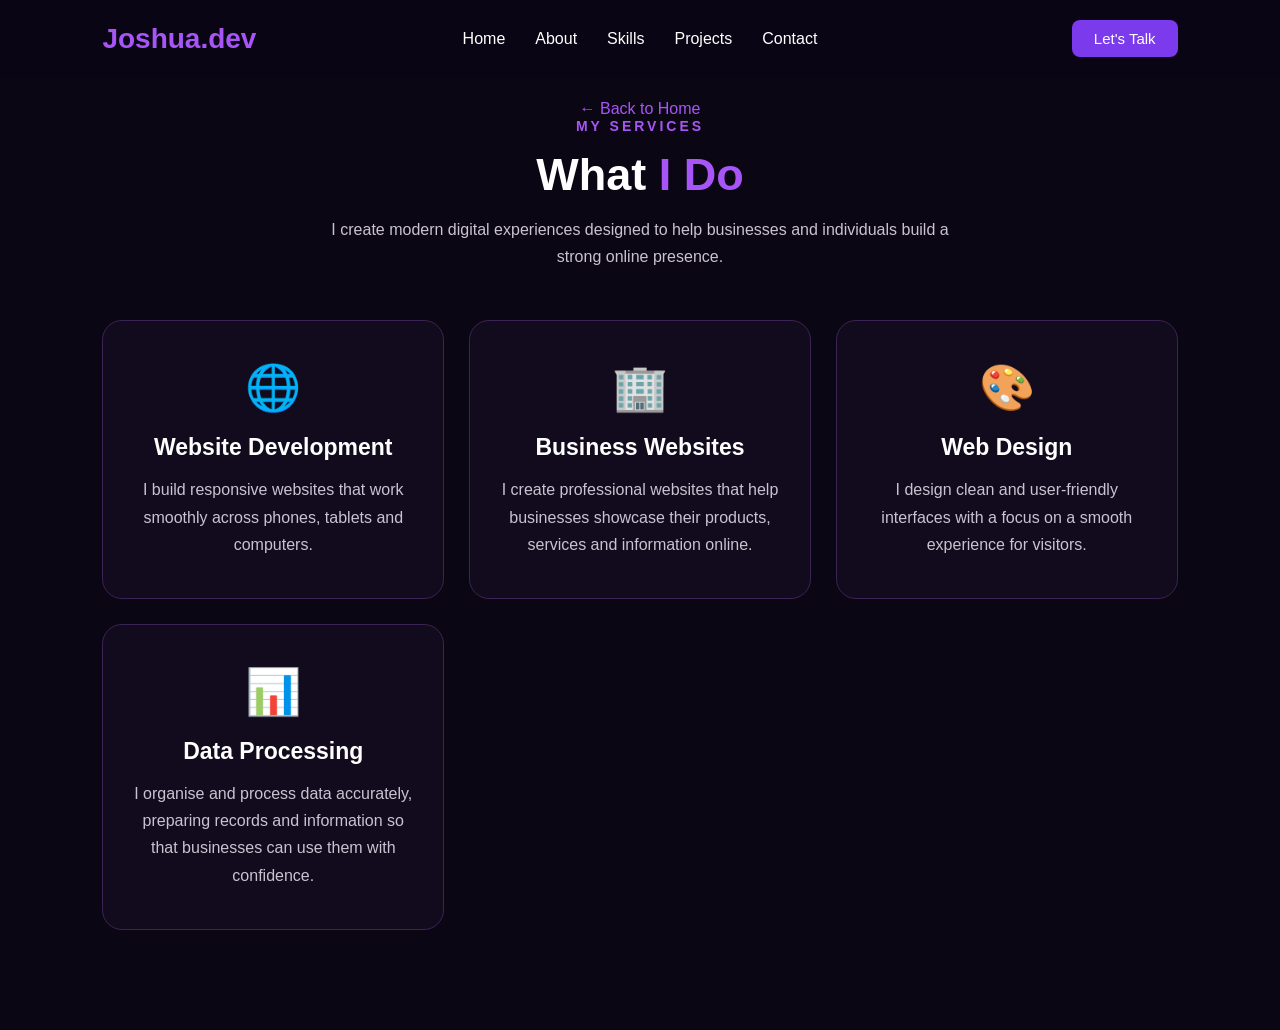
<file: services.html>
<!DOCTYPE html>
<html lang="en">
<head>
    <meta charset="UTF-8">
    <meta name="viewport" content="width=device-width, initial-scale=1.0">
    <meta name="description" content="Website development, business websites and web design by Joshua.">

    <title>What I Do | Joshua</title>

    <link rel="icon" href="data:image/svg+xml,<svg xmlns='http://www.w3.org/2000/svg' viewBox='0 0 100 100'><text y='.9em' font-size='90'>💻</text></svg>">
    <link rel="stylesheet" href="style.css">
</head>

<body>

<header>
    <nav>
        <a href="index.html" class="logo">Joshua.dev</a>

        <ul class="nav-links" id="nav-links">
            <li><a href="index.html">Home</a></li>
            <li><a href="index.html#about">About</a></li>
            <li><a href="skills.html">Skills</a></li>
            <li><a href="project.html">Projects</a></li>
            <li><a href="contact.html">Contact</a></li>
        </ul>

        <div class="nav-right">
            <a href="about.html" class="nav-cta">Let's Talk</a>
            <button class="menu-toggle" id="menu-toggle" aria-label="Toggle menu">☰</button>
        </div>
    </nav>
</header>   


    <main>

        <section id="services" class="services">

            <a href="index.html" class="back-link">← Back to Home</a>

            <div class="services-heading">
                <p class="section-title">MY SERVICES</p>

                <h2>What <span>I Do</span></h2>

                <p>
                    I create modern digital experiences designed to help
                    businesses and individuals build a strong online presence.
                </p>
            </div>

            <div class="services-container">

                <div class="service-card">
                    <div class="service-icon">🌐</div>

                    <h3>Website Development</h3>

                    <p>
                        I build responsive websites that work smoothly
                        across phones, tablets and computers.
                    </p>
                </div>

                <div class="service-card">
                    <div class="service-icon">🏢</div>

                    <h3>Business Websites</h3>

                    <p>
                        I create professional websites that help businesses
                        showcase their products, services and information online.
                    </p>
                </div>

                <div class="service-card">
                    <div class="service-icon">🎨</div>

                    <h3>Web Design</h3>

                    <p>
                        I design clean and user-friendly interfaces with
                        a focus on a smooth experience for visitors.
                    </p>
                </div>

                <div class="service-card">
                <div class="service-icon">📊</div>

                <h3>Data Processing</h3>

                <p>
                    I organise and process data accurately, preparing records and
                    information so that businesses can use them with confidence.
                </p>
            </div>
            </div>

           

        </section>

    </main>

    
    <script src="script.js"></script>
    <script src="talk.js"></script>

</body>
</html>
</file>
<file: style.css>
* {
    margin: 0;
    padding: 0;
    box-sizing: border-box;
}

html {
    scroll-behavior: smooth;
}

body {
    font-family: Arial, sans-serif;
    background: #0b0614;
    color: white;
}

header {
    width: 100%;
    padding: 20px 8%;
    position: fixed;
    top: 0;
    left: 0;
    z-index: 1000;
    background: rgba(11, 6, 20, 0.9);
}

nav {
    display: flex;
    justify-content: space-between;
    align-items: center;
}

.logo {
    font-size: 28px;
    font-weight: bold;
    color: #a855f7;
}

.nav-links {
    display: flex;
    gap: 30px;
    list-style: none;
}

.nav-links a {
    color: white;
    text-decoration: none;
    font-size: 16px;
}

.nav-links a:hover {
    color: #a855f7;
}

.hero {
    min-height: 100vh;
    display: flex;
    align-items: center;
    padding: 100px 8%;
}

.hero-text {
    max-width: 700px;
}

.small-text {
    color: #a855f7;
    letter-spacing: 3px;
    margin-bottom: 20px;
}

.hero h1 {
    font-size: 65px;
    margin-bottom: 10px;
}

.hero h1 span {
    color: #a855f7;
}

.hero h2 {
    font-size: 32px;
    margin-bottom: 20px;
}

.hero p {
    font-size: 18px;
    line-height: 1.7;
    color: #c9c3d1;
}

.hero-buttons {
    margin-top: 30px;
    display: flex;
    gap: 15px;
}

.hero-buttons a {
    text-decoration: none;
    color: white;
    background: #7c3aed;
    padding: 14px 25px;
    border-radius: 8px;
}

.hero-buttons a:hover {
    background: #9333ea;
}

section:not(.hero) {
    min-height: 60vh;
    padding: 100px 8%;
}

section h2 {
    font-size: 40px;
    margin-bottom: 25px;
}

.about {
    display: flex;
    justify-content: space-between;
    align-items: center;
    gap: 60px;
}

.about-text {
    max-width: 650px;
}

.section-title {
    color: #a855f7 !important;
    font-size: 14px !important;
    font-weight: bold;
    letter-spacing: 3px;
    margin-bottom: 15px;
}

.about h2 {
    font-size: 45px;
    margin-bottom: 25px;
}

.about h2 span {
    color: #a855f7;
}

.about-text p:not(.section-title) {
    color: #c9c3d1;
    line-height: 1.8;
    margin-bottom: 15px;
}

.about-card {
    width: 280px;
    padding: 40px 30px;
    text-align: center;
    border: 1px solid #3b2454;
    border-radius: 20px;
    background: #120b1d;
}

.card-icon {
    font-size: 50px;
    margin-bottom: 20px;
}

.about-card h3 {
    font-size: 24px;
    margin-bottom: 10px;
}

.about-card p {
    color: #c9c3d1;
    line-height: 1.6;
}

.skills {
    text-align: center;
}

.skills-heading {
    max-width: 650px;
    margin: 0 auto 50px;
}

.skills-heading h2 {
    font-size: 45px;
    margin-bottom: 15px;
}

.skills-heading h2 span {
    color: #a855f7;
}

.skills-heading > p:last-child {
    color: #c9c3d1;
    line-height: 1.7;
}

.skills-container {
    display: grid;
    grid-template-columns: repeat(3, 1fr);
    gap: 25px;
    max-width: 1100px;
    margin: auto;
}

.skill-card {
    padding: 35px 25px;
    background: #120b1d;
    border: 1px solid #3b2454;
    border-radius: 18px;
    transition: 0.3s;
}

.skill-card:hover {
    transform: translateY(-8px);
    border-color: #a855f7;
}

.skill-icon {
    font-size: 40px;
    margin-bottom: 20px;
}

.skill-card h3 {
    font-size: 22px;
    margin-bottom: 12px;
}

.skill-card p {
    color: #c9c3d1;
    line-height: 1.6;
}

.projects {
    text-align: center;
}

.projects-heading {
    max-width: 650px;
    margin: 0 auto 50px;
}

.projects-heading h2 {
    font-size: 45px;
    margin-bottom: 15px;
}

.projects-heading h2 span {
    color: #a855f7;
}

.projects-heading > p:last-child {
    color: #c9c3d1;
    line-height: 1.7;
}

.projects-container {
    max-width: 1100px;
    margin: auto;
    display: grid;
    grid-template-columns: repeat(2, 1fr);
    gap: 30px;
}

.project-card {
    background: #120b1d;
    border: 1px solid #3b2454;
    border-radius: 20px;
    overflow: hidden;
    text-align: left;
    transition: 0.3s;
}

.project-card:hover {
    transform: translateY(-8px);
    border-color: #a855f7;
}

.project-image {
    height: 230px;
    background: #1b1029;
    display: flex;
    align-items: center;
    justify-content: center;
}

.project-placeholder {
    color: #a855f7;
    font-size: 28px;
    font-weight: bold;
}

.project-content {
    padding: 30px;
}

.project-type {
    color: #a855f7 !important;
    font-size: 12px !important;
    font-weight: bold;
    letter-spacing: 2px;
    margin-bottom: 10px;
}

.project-content h3 {
    font-size: 27px;
    margin-bottom: 15px;
}

.project-content > p {
    color: #c9c3d1;
    line-height: 1.7;
    margin-bottom: 20px;
}

.project-tech {
    display: flex;
    gap: 10px;
    flex-wrap: wrap;
    margin-bottom: 25px;
}

.project-tech span {
    background: #241333;
    color: #c084fc;
    padding: 7px 12px;
    border-radius: 20px;
    font-size: 13px;
}

.project-buttons {
    display: flex;
    gap: 12px;
}

.project-btn,
.github-btn {
    text-decoration: none;
    padding: 11px 18px;
    border-radius: 7px;
    font-size: 14px;
}

.project-btn {
    background: #7c3aed;
    color: white;
}

.github-btn {
    border: 1px solid #7c3aed;
    color: white;
}

.services {
    text-align: center;
}

.services-heading {
    max-width: 650px;
    margin: 0 auto 50px;
}

.services-heading h2 {
    font-size: 45px;
    margin-bottom: 15px;
}

.services-heading h2 span {
    color: #a855f7;
}

.services-heading > p:last-child {
    color: #c9c3d1;
    line-height: 1.7;
}

.services-container {
    max-width: 1100px;
    margin: auto;
    display: grid;
    grid-template-columns: repeat(3, 1fr);
    gap: 25px;
}

.service-card {
    padding: 40px 30px;
    background: #120b1d;
    border: 1px solid #3b2454;
    border-radius: 20px;
    transition: 0.3s;
}

.service-card:hover {
    transform: translateY(-8px);
    border-color: #a855f7;
}

.service-icon {
    font-size: 45px;
    margin-bottom: 20px;
}

.service-card h3 {
    font-size: 23px;
    margin-bottom: 15px;
}

.service-card p {
    color: #c9c3d1;
    line-height: 1.7;
}

.contact {
    text-align: center;
}

.contact-heading {
    max-width: 650px;
    margin: 0 auto 50px;
}

.contact-heading h2 {
    font-size: 45px;
    margin-bottom: 15px;
}

.contact-heading h2 span {
    color: #a855f7;
}

.contact-heading > p:last-child {
    color: #c9c3d1;
    line-height: 1.7;
}

.contact-container {
    max-width: 1000px;
    margin: auto;
    display: grid;
    grid-template-columns: 1fr 1fr;
    gap: 50px;
    text-align: left;
}

.contact-info {
    display: flex;
    flex-direction: column;
    gap: 20px;
}

.contact-item {
    display: flex;
    align-items: center;
    gap: 20px;
    padding: 25px;
    background: #120b1d;
    border: 1px solid #3b2454;
    border-radius: 15px;
}

.contact-icon {
    font-size: 30px;
}

.contact-item h3 {
    margin-bottom: 7px;
}

.contact-item p {
    color: #c9c3d1;
}

.contact-form {
    display: flex;
    flex-direction: column;
    gap: 18px;
}

.contact-form input,
.contact-form textarea {
    width: 100%;
    padding: 15px;
    background: #120b1d;
    color: white;
    border: 1px solid #3b2454;
    border-radius: 10px;
    outline: none;
    font-family: inherit;
    font-size: 15px;
}

.contact-form input:focus,
.contact-form textarea:focus {
    border-color: #a855f7;
}

.contact-form textarea {
    resize: vertical;
}

.contact-form button {
    padding: 15px;
    background: #7c3aed;
    color: white;
    border: none;
    border-radius: 8px;
    font-size: 16px;
    cursor: pointer;
}

.contact-form button:hover {
    background: #9333ea;
}

/* =========================
   MOBILE RESPONSIVENESS
========================= */

@media (max-width: 768px) {

    /* Navigation */
    header {
        padding: 18px 5%;
    }

    nav {
        flex-direction: column;
        gap: 15px;
    }

    .nav-links {
        gap: 15px;
        flex-wrap: wrap;
        justify-content: center;
    }

    .nav-links a {
        font-size: 14px;
    }


    /* Hero */
    .hero {
        padding: 150px 5% 80px;
        text-align: center;
    }

    .hero-text {
        margin: auto;
    }

    .hero h1 {
        font-size: 45px;
    }

    .hero h2 {
        font-size: 25px;
    }

    .hero p {
        font-size: 16px;
    }

    .hero-buttons {
        justify-content: center;
        flex-wrap: wrap;
    }


    /* General sections */
    section:not(.hero) {
        padding: 80px 5%;
    }

    section h2 {
        font-size: 35px;
    }


    /* About */
    .about {
        flex-direction: column;
        text-align: center;
    }

    .about h2 {
        font-size: 35px;
    }

    .about-card {
        width: 100%;
        max-width: 350px;
    }


    /* Skills */
    .skills-heading h2,
    .projects-heading h2,
    .services-heading h2,
    .contact-heading h2 {
        font-size: 35px;
    }

    .skills-container {
        grid-template-columns: 1fr;
    }


    /* Projects */
    .projects-container {
        grid-template-columns: 1fr;
    }

    .project-image {
        height: 200px;
    }


    /* Services */
    .services-container {
        grid-template-columns: 1fr;
    }


    /* Contact */
    .contact-container {
        grid-template-columns: 1fr;
        gap: 30px;
    }

    .contact-info {
        width: 100%;
    }

    .contact-item {
        padding: 20px;
    }

}

/* =========================
   MOBILE MENU
========================= */

.menu-toggle {
    display: none;
    font-size: 30px;
    cursor: pointer;
}

@media (max-width: 768px) {

    nav {
        flex-direction: row;
        position: relative;
    }

    .menu-toggle {
        display: block;
    }

    .nav-links {
        display: none;
        position: absolute;
        top: 55px;
        right: 0;
        width: 200px;
        padding: 20px;
        background: #120b1d;
        border: 1px solid #3b2454;
        border-radius: 12px;
        flex-direction: column;
        align-items: center;
        gap: 20px;
    }

    .nav-links.active {
        display: flex;
    }
}

/* =========================
   ANIMATIONS
========================= */

@keyframes fadeUp {
    from {
        opacity: 0;
        transform: translateY(30px);
    }

    to {
        opacity: 1;
        transform: translateY(0);
    }
}

@keyframes fadeIn {
    from {
        opacity: 0;
    }

    to {
        opacity: 1;
    }
}

/* Hero animation */

.hero-text {
    animation: fadeUp 1s ease forwards;
}

.logo {
    animation: fadeIn 1s ease forwards;
}

/* Card hover effects */

.skill-card,
.project-card,
.service-card,
.about-card {
    transition: transform 0.3s ease,
                border-color 0.3s ease,
                box-shadow 0.3s ease;
}

.skill-card:hover,
.project-card:hover,
.service-card:hover,
.about-card:hover {
    transform: translateY(-8px);
    border-color: #a855f7;
    box-shadow: 0 10px 30px rgba(168, 85, 247, 0.15);
}

/* Buttons */

.hero-buttons a,
.project-btn,
.github-btn,
.contact-form button {
    transition: transform 0.3s ease,
                background 0.3s ease;
}

.hero-buttons a:hover,
.project-btn:hover,
.github-btn:hover,
.contact-form button:hover {
    transform: translateY(-3px);
}

.js .about,
.js .skills,
.js .projects,
.js .services,
.js .contact {
    opacity: 0;
    transform: translateY(40px);
    transition: opacity 0.8s ease, transform 0.8s ease;
}

.js .about.show,
.js .skills.show,
.js .projects.show,
.js .services.show,
.js .contact.show {
    opacity: 1;
    transform: translateY(0);
}

section {
    scroll-margin-top: 80px;
}

.project-image {
    height: 230px;
    background: #1b1029;
    overflow: hidden;
}

.project-image img {
    width: 100%;
    height: 100%;
    object-fit: cover;
    object-position: top;
    display: block;
    transition: transform 0.4s ease;
}

.project-card:hover .project-image img {
    transform: scale(1.05);
}

@media (prefers-reduced-motion: reduce) {
    * {
        animation: none !important;
        transition: none !important;
    }

    .js .about,
    .js .skills,
    .js .projects,
    .js .services,
    .js .contact {
        opacity: 1;
        transform: none;
    }
}

/* =========================
   ADVANCED SCROLL ANIMATIONS
========================= */

/* Section headings */

.skills-heading,
.projects-heading,
.services-heading,
.contact-heading {
    opacity: 0;
    transform: translateY(70px);
    transition:
        opacity 0.9s ease,
        transform 0.9s cubic-bezier(0.16, 1, 0.3, 1);
}

.skills-heading.show,
.projects-heading.show,
.services-heading.show,
.contact-heading.show {
    opacity: 1;
    transform: translateY(0);
}


/* About section */

.about {
    opacity: 0;
    transform: translateX(-80px);
    transition:
        opacity 1s ease,
        transform 1s cubic-bezier(0.16, 1, 0.3, 1);
}

.about.show {
    opacity: 1;
    transform: translateX(0);
}

/* =========================
   ZOOM-IN: WHAT I DO CARDS
========================= */

.service-card {
    opacity: 0;
    transform: scale(0.5);
    transition:
        opacity 0.8s ease,
        transform 0.9s cubic-bezier(0.34, 1.56, 0.64, 1),
        border-color 0.3s ease,
        box-shadow 0.3s ease;
}

.service-card.show {
    opacity: 1;
    transform: scale(1);
}

/* After the zoom finishes, make hover quick again */
.service-card.done {
    transition:
        transform 0.3s ease,
        border-color 0.3s ease,
        box-shadow 0.3s ease;
}


/* Cards */

.skill-card,
.project-card,
.service-card {
    opacity: 0;
    transform: translateY(80px);
    transition:
        opacity 0.8s ease,
        transform 0.8s cubic-bezier(0.16, 1, 0.3, 1),
        border-color 0.3s ease,
        box-shadow 0.3s ease;
}

.skill-card.show,
.project-card.show,
.service-card.show {
    opacity: 1;
    transform: translateY(0);
}


/* Contact */

.contact-item,
.contact-form {
    opacity: 0;
    transform: translateY(60px);
    transition:
        opacity 0.9s ease,
        transform 0.9s cubic-bezier(0.16, 1, 0.3, 1);
}

.contact-item.show,
.contact-form.show {
    opacity: 1;
    transform: translateY(0);
}


/* =========================
   STAGGERED CARD ANIMATION
========================= */

.skill-card:nth-child(1) {
    transition-delay: 0.1s;
}

.skill-card:nth-child(2) {
    transition-delay: 0.2s;
}

.skill-card:nth-child(3) {
    transition-delay: 0.3s;
}

.skill-card:nth-child(4) {
    transition-delay: 0.4s;
}

.skill-card:nth-child(5) {
    transition-delay: 0.5s;
}

.skill-card:nth-child(6) {
    transition-delay: 0.6s;
}


.project-card:nth-child(1) {
    transition-delay: 0.15s;
}

.project-card:nth-child(2) {
    transition-delay: 0.3s;
}


.service-card:nth-child(1) {
    transition-delay: 0.1s;
}

.service-card:nth-child(2) {
    transition-delay: 0.25s;
}

.service-card:nth-child(3) {
    transition-delay: 0.4s;
}


/* =========================
   HERO ANIMATION
========================= */

.hero-text {
    animation: heroText 1.2s cubic-bezier(0.16, 1, 0.3, 1) forwards;
}

/* =========================
   HERO PICTURE
========================= */

.hero {
    justify-content: space-between;
    gap: 60px;
}

.hero-image {
    flex-shrink: 0;
    width: 380px;
    height: 380px;
    padding: 8px;
    border-radius: 50%;
    background: linear-gradient(135deg, #7c3aed, #a855f7, #c084fc);
    animation:
        heroImage 1.3s cubic-bezier(0.16, 1, 0.3, 1) forwards,
        float 5s ease-in-out 1.3s infinite,
        glow 4s ease-in-out infinite;
}

.hero-image img {
    width: 100%;
    height: 100%;
    object-fit: cover;
    object-position: center 50%;
    border-radius: 50%;
    border: 6px solid #0b0614;
    display: block;
}

@keyframes float {
    0%, 100% {
        transform: translateY(0);
    }

    50% {
        transform: translateY(-15px);
    }
}

@keyframes glow {
    0%, 100% {
        box-shadow: 0 0 40px rgba(168, 85, 247, 0.3);
    }

    50% {
        box-shadow: 0 0 75px rgba(168, 85, 247, 0.6);
    }
}

@media (max-width: 768px) {

    .hero {
        flex-direction: column-reverse;
        gap: 40px;
    }

    .hero-image {
        width: 240px;
        height: 240px;
    }

}

@keyframes heroText {

    from {
        opacity: 0;
        transform: translateX(-80px);
    }

    to {
        opacity: 1;
        transform: translateX(0);
    }

}


@keyframes heroImage {

    from {
        opacity: 0;
        transform: translateX(80px) scale(0.85);
    }

    to {
        opacity: 1;
        transform: translateX(0) scale(1);
    }

}

.services-cta {
    text-align: center;
    margin-top: 50px;
}

.skill-icon .devicon-github-original {
    color: white;
}

.contact-item {
    text-decoration: none;
    color: inherit;
    transition: transform 0.3s ease, border-color 0.3s ease;
}

.contact-item:hover {
    transform: translateY(-4px);
    border-color: #a855f7;
}

/* Three big buttons */
section.explore {
    min-height: auto;
    padding: 40px 8% 0;
}

.explore-grid {
    max-width: 1000px;
    margin: auto;
    display: grid;
    grid-template-columns: repeat(3, 1fr);
    gap: 25px;
}

.explore-btn {
    display: block;
    padding: 40px 20px;
    text-align: center;
    font-size: 22px;
    font-weight: bold;
    color: white;
    text-decoration: none;
    background: linear-gradient(135deg, #2a1245, #3b1a66);
    border: 1px solid #3b2454;
    border-radius: 15px;
    box-shadow: 0 8px 25px rgba(124, 58, 237, 0.2);
    transition: transform 0.3s ease, border-color 0.3s ease, box-shadow 0.3s ease;
}

.explore-btn:hover {
    transform: translateY(-8px);
    border-color: #a855f7;
    box-shadow: 0 12px 35px rgba(168, 85, 247, 0.35);
}

/* Connect with me */
section.connect {
    min-height: auto;
    padding: 60px 8% 100px;
}

.socials {
    max-width: 1000px;
    margin: 0 auto;
    text-align: center;
}

.socials h3 {
    font-size: 28px;
    margin-bottom: 10px;
}

.socials > p {
    color: #c9c3d1;
    margin-bottom: 30px;
}

.socials-grid {
    display: grid;
    grid-template-columns: repeat(auto-fit, minmax(180px, 1fr));
    gap: 20px;
}

.social-card {
    display: flex;
    flex-direction: column;
    align-items: center;
    gap: 12px;
    padding: 30px 20px;
    background: #120b1d;
    border: 1px solid #3b2454;
    border-radius: 15px;
    color: white;
    text-decoration: none;
    transition: transform 0.3s ease, border-color 0.3s ease;
}

.social-card i {
    font-size: 34px;
    color: #a855f7;
}

.social-card:hover {
    transform: translateY(-6px);
    border-color: #a855f7;
}

@media (max-width: 768px) {
    .explore-grid {
        grid-template-columns: 1fr;
    }
}

/* =========================
   HEADER LAYOUT
========================= */

nav {
    display: grid;
    grid-template-columns: 1fr auto 1fr;
    align-items: center;
}

.logo {
    justify-self: start;
}

.nav-right {
    justify-self: end;
    display: flex;
    align-items: center;
    gap: 15px;
}

.nav-cta {
    background: #7c3aed;
    color: white;
    text-decoration: none;
    padding: 10px 22px;
    border-radius: 8px;
    font-size: 15px;
    transition: transform 0.3s ease, background 0.3s ease;
}

.nav-cta:hover {
    background: #9333ea;
    transform: translateY(-2px);
}

@media (max-width: 768px) {

    nav {
        display: flex;
        justify-content: space-between;
        align-items: center;
        position: relative;
    }

    .nav-cta {
        padding: 8px 14px;
        font-size: 14px;
    }

}

/* Pull the About section up closer to the hero */
.hero {
    min-height: 85vh;
}

section.about {
    min-height: auto;
    padding-top: 40px;
    padding-bottom: 80px;
}

/* =========================
   ONGOING PROJECTS PAGE
========================= */

.ongoing {
    text-align: center;
}

.ongoing-panel {
    max-width: 700px;
    margin: 0 auto;
    padding: 18px;
    border-radius: 20px;
    background: linear-gradient(135deg, #a855f7, #8b5cf6);
    box-shadow: 0 15px 40px rgba(168, 85, 247, 0.3);
}

.ongoing-list {
    list-style: none;
    display: flex;
    flex-direction: column;
    gap: 14px;
}

.ongoing-item {
    position: relative;
    padding: 22px 24px 22px 52px;
    background: #c084fc;
    border-radius: 14px;
    color: #1b0a2e;
    font-size: 20px;
    font-weight: bold;
    text-align: left;
    animation: fadeUp 0.8s ease both;
    transition: background 0.3s ease;
}

.ongoing-item::before {
    content: "";
    position: absolute;
    left: 24px;
    top: 50%;
    width: 11px;
    height: 11px;
    border-radius: 50%;
    background: #0b0614;
    transform: translateY(-50%);
}

.ongoing-item:hover {
    background: #d8b4fe;
}

.ongoing-item:nth-child(1) { animation-delay: 0.1s; }
.ongoing-item:nth-child(2) { animation-delay: 0.25s; }
.ongoing-item:nth-child(3) { animation-delay: 0.4s; }
.ongoing-item:nth-child(4) { animation-delay: 0.55s; }
.ongoing-item:nth-child(5) { animation-delay: 0.7s; }

@media (max-width: 768px) {

    .ongoing-item {
        font-size: 17px;
        padding: 18px 18px 18px 46px;
    }

    .ongoing-item::before {
        left: 20px;
    }

}

/* =========================
   FOOTER
========================= */

.site-footer {
    background: #c9b3ae;
    color: #1b0a2e;
    padding: 40px 8% 25px;
}

.footer-top {
    max-width: 1100px;
    margin: 0 auto;
    display: flex;
    justify-content: space-between;
    align-items: center;
    flex-wrap: wrap;
    gap: 25px;
}

.footer-btn {
    padding: 12px 34px;
    background: #8a8a8a;
    color: #1b0a2e;
    font-weight: bold;
    text-decoration: none;
    border-radius: 8px;
    box-shadow: 0 4px 10px rgba(0, 0, 0, 0.3);
    transition: transform 0.3s ease, background 0.3s ease;
}

.footer-btn:hover {
    background: #a1a1a1;
    transform: translateY(-3px);
}

.footer-info p {
    font-weight: bold;
    margin: 6px 0;
}

.footer-info a {
    color: inherit;
    text-decoration: none;
}

.footer-info a:hover {
    text-decoration: underline;
}

.footer-copy {
    max-width: 1100px;
    margin: 25px auto 0;
    padding-top: 18px;
    border-top: 1px solid rgba(27, 10, 46, 0.25);
    text-align: center;
    font-size: 14px;
}

@media (max-width: 768px) {

    .footer-top {
        flex-direction: column;
        text-align: center;
    }

    .footer-info {
        overflow-wrap: anywhere;
    }

}

/* =========================
   THREE BIG BUTTONS: ENTRANCE
========================= */

@keyframes popIn {
    from {
        opacity: 0;
        transform: translateY(60px) scale(0.85);
    }

    to {
        opacity: 1;
        transform: translateY(0) scale(1);
    }
}

.js .explore-btn {
    opacity: 0;
}

.js .explore-btn.show {
    opacity: 1;
    animation: popIn 0.9s cubic-bezier(0.16, 1, 0.3, 1) backwards;
}

.js .explore-btn.show:nth-child(1) { animation-delay: 0.1s; }
.js .explore-btn.show:nth-child(2) { animation-delay: 0.25s; }
.js .explore-btn.show:nth-child(3) { animation-delay: 0.4s; }

@media (prefers-reduced-motion: reduce) {
    .js .explore-btn {
        opacity: 1;
    }
}

/* HEADER FIX */
header .logo {
    font-size: 28px;
    font-weight: bold;
    color:  #a855f7;
    text-decoration: none;
}

.back-link {
    color: #a855f7;
    text-decoration: none;
}

@media (min-width: 769px) {

    header .nav-links {
        display: flex;
        gap: 30px;
        list-style: none;
        margin: 0;
        padding: 0;
    }

    header .nav-links li {
        list-style: none;
    }

}

header .nav-links a {
    color: #fff;
    text-decoration: none;
    font-size: 16px;
}

header .nav-links a:hover,
header .nav-links a.active {
    color: #a855f7;
}

.back-link {
    color: #a855f7;
    text-decoration: none;
    transition: color 0.2s ease;
}

.back-link:hover {
    color: #c084fc;
}

.back-link:active {
    color: red;
}

.form-status {
    min-height: 22px;
    font-size: 15px;
}

.form-status.success {
    color: #4ade80;
}

.form-status.error {
    color: #f87171;
}

/* Typing effect */
.typing {
    color: #a855f7;
}

.typing::after {
    content: "|";
    margin-left: 3px;
    animation: blink 0.8s infinite;
}

@keyframes blink {
    50% {
        opacity: 0;
    }
}

/* =========================
   HOW I WORK
========================= */

.process {
    max-width: 1200px;
    margin: 0 auto;
    padding: 80px 20px;
    text-align: center;
}

.process h2 {
    margin-bottom: 12px;
    font-size: 42px;
}

.process h2 span {
    color: #a855f7;
}

.process-intro {
    max-width: 560px;
    margin: 0 auto 48px;
    color: #c9c3d1;
}

.process-grid {
    display: grid;
    grid-template-columns: repeat(4, 1fr);
    gap: 22px;
}

.process-step {
    position: relative;
    padding: 34px 22px 28px;
    background: #120b1d;
    border: 1px solid #3b2454;
    border-radius: 18px;
    text-align: left;
    transition: transform 0.3s ease, border-color 0.3s ease, box-shadow 0.3s ease;
}

.process-step:hover {
    transform: translateY(-8px);
    border-color: #a855f7;
    box-shadow: 0 18px 40px rgba(124, 58, 237, 0.22);
}

.process-number {
    position: absolute;
    top: 16px;
    right: 20px;
    font-size: 34px;
    font-weight: bold;
    color: #2a1740;
}

.process-icon {
    margin-bottom: 14px;
    font-size: 34px;
}

.process-step h3 {
    margin-bottom: 8px;
    font-size: 22px;
}

.process-step p {
    color: #c9c3d1;
    font-size: 15px;
    line-height: 1.6;
}

/* Scroll reveal (only active when the script is running) */
.process-ready .process-step {
    opacity: 0;
    transform: translateY(40px);
}

.process-ready .process-step.in-view {
    opacity: 1;
    transform: translateY(0);
    transition: opacity 0.7s ease, transform 0.7s ease, border-color 0.3s ease, box-shadow 0.3s ease;
}

@media (max-width: 992px) {
    .process-grid {
        grid-template-columns: repeat(2, 1fr);
    }
}

@media (max-width: 560px) {
    .process-grid {
        grid-template-columns: 1fr;
    }

    .process h2 {
        font-size: 34px;
    }
}

section.process {
    min-height: 0;
    height: auto;
    margin-top: 0;
    padding: 20px 20px 60px;
}

section.process .process-intro {
    margin-bottom: 36px;
}
</file>
